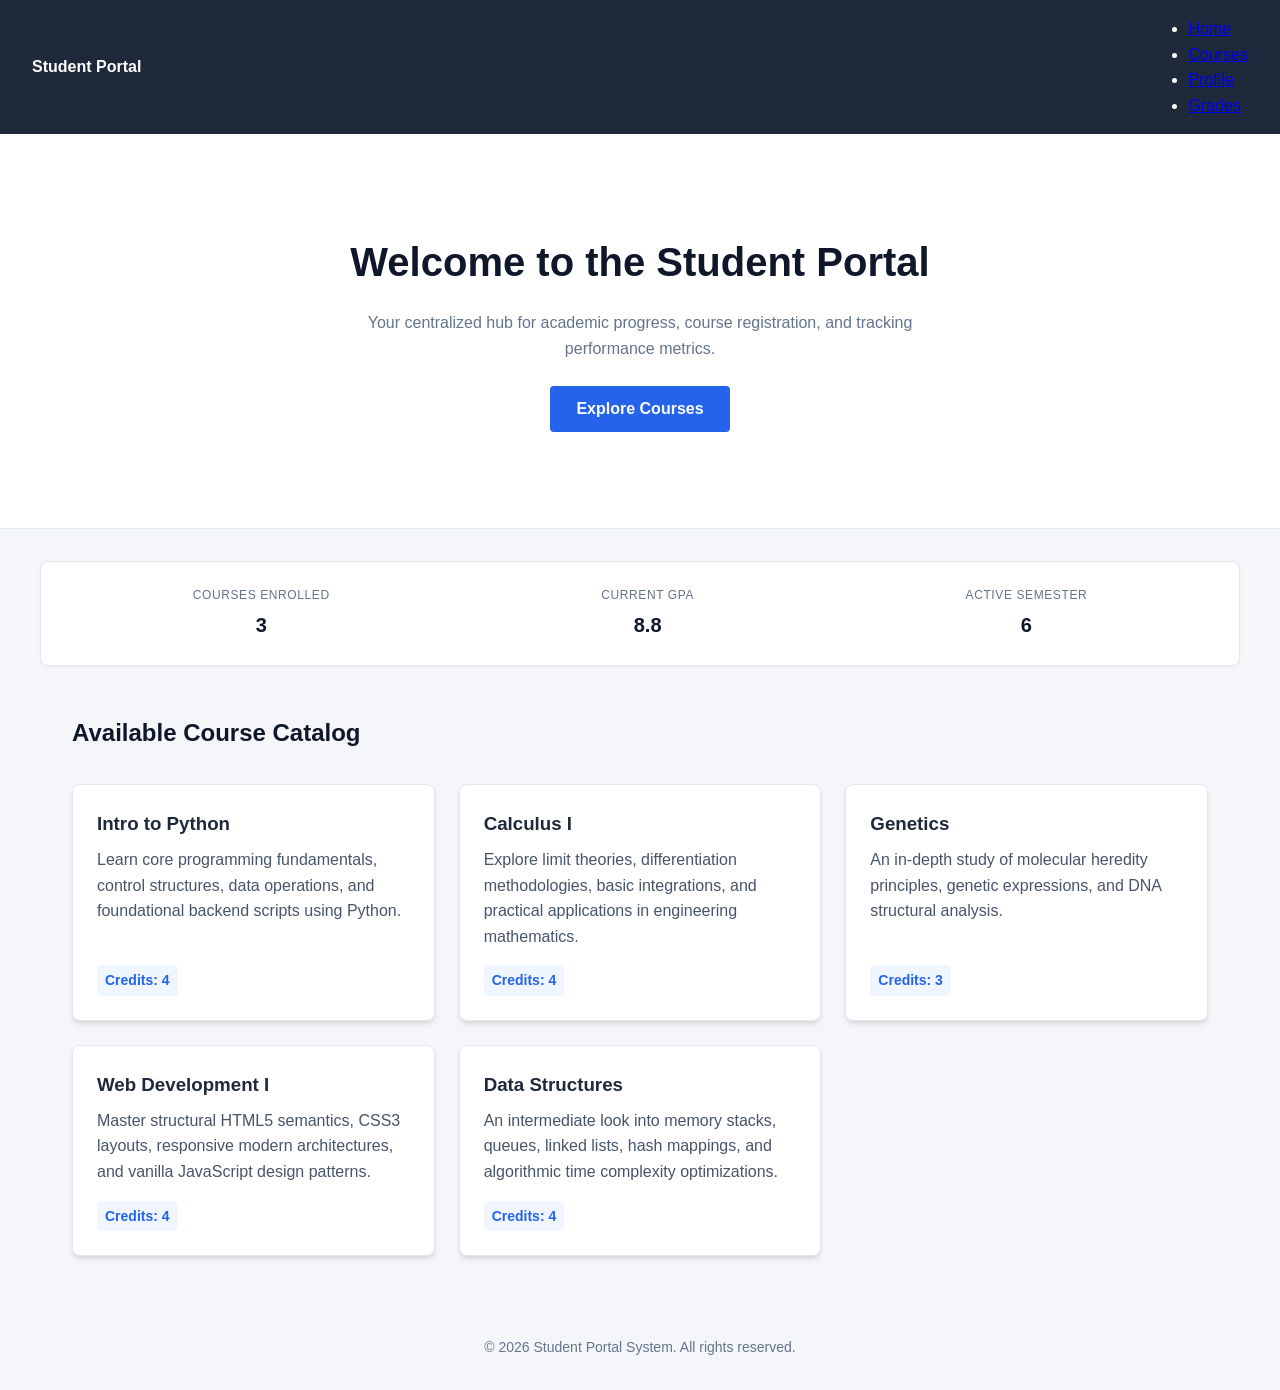
<file: index.html>
<!DOCTYPE html>
<html lang="en">
<head>
    <meta charset="UTF-8">
    <meta name="viewport" content="width=device-width, initial-scale=1.0">
    <title>Student Portal - Dashboard Layout</title>
    <link rel="stylesheet" href="styles.css">
</head>
<body>

    <header>
        <strong>Student Portal</strong>
        <nav>
            <ul>
                <li><a href="#">Home</a></li>
                <li><a href="#courses">Courses</a></li>
                <li><a href="#">Profile</a></li>
                <li><a href="#">Grades</a></li>
            </ul>
        </nav>
    </header>

    <main>
        
        <section id="hero">
            <h1>Welcome to the Student Portal</h1>
            <p>Your centralized hub for academic progress, course registration, and tracking performance metrics.</p>
            <button type="button">Explore Courses</button>
        </section>

        <div class="stats-bar">
            <div class="stat-item">
                <span class="stat-label">Courses Enrolled</span>
                <span class="stat-value">3</span>
            </div>
            <div class="stat-item">
                <span class="stat-label">Current GPA</span>
                <span class="stat-value">8.8</span>
            </div>
            <div class="stat-item">
                <span class="stat-label">Active Semester</span>
                <span class="stat-value">6</span>
            </div>
        </div>

        <section id="courses">
            <h2>Available Course Catalog</h2>

            <div class="course-grid">

                <article class="course-card">
                    <h3>Intro to Python</h3>
                    <p>Learn core programming fundamentals, control structures, data operations, and foundational backend scripts using Python.</p>
                    <span>Credits: 4</span>
                </article>

                <article class="course-card">
                    <h3>Calculus I</h3>
                    <p>Explore limit theories, differentiation methodologies, basic integrations, and practical applications in engineering mathematics.</p>
                    <span>Credits: 4</span>
                </article>

                <article class="course-card">
                    <h3>Genetics</h3>
                    <p>An in-depth study of molecular heredity principles, genetic expressions, and DNA structural analysis.</p>
                    <span>Credits: 3</span>
                </article>

                <article class="course-card">
                    <h3>Web Development I</h3>
                    <p>Master structural HTML5 semantics, CSS3 layouts, responsive modern architectures, and vanilla JavaScript design patterns.</p>
                    <span>Credits: 4</span>
                </article>

                <article class="course-card">
                    <h3>Data Structures</h3>
                    <p>An intermediate look into memory stacks, queues, linked lists, hash mappings, and algorithmic time complexity optimizations.</p>
                    <span>Credits: 4</span>
                </article>
            </div>
            
        </section>

    </main>

    <footer>
        <p>&copy; 2026 Student Portal System. All rights reserved.</p>
    </footer>

</body>
</html>
</file>
<file: styles.css>
/* STEP 8: Universal CSS Reset */
   * {
    margin: 0;
    padding: 0;
    box-sizing: border-box;
}

/* STEP 9: Body base typography and background properties */
body {
    font-family: Arial, Helvetica, sans-serif;
    background-color: #f4f6f9;
    color: #333333;
    line-height: 1.6;
}

/* STEP 10 & 15: Header container styling (MOBILE FIRST DEFAULT) */
header {
    background-color: #1e293b;
    color: #ffffff;
    padding: 1rem; /* Reduced for smaller viewports */
    display: flex;
    justify-content: space-between;
    align-items: center;
}

/* STEP 27: Fluid Typography using clamp() */
.site-title {
    font-size: clamp(1.5rem, 3vw, 2.5rem);
}

/* Mobile Hamburger Menu Placeholder Style */
.menu-toggle {
    display: block; /* Visible on mobile */
    background: none;
    border: 1px solid #cbd5e1;
    color: #ffffff;
    padding: 0.25rem 0.5rem;
    border-radius: 4px;
    cursor: pointer;
}

/* STEP 11 & 16: Navigation links (Hidden on mobile by default) */
.nav-menu {
    display: none;
}

/* STEP 12 & 17: Hero section configurations (MOBILE FIRST DEFAULT) */
#hero {
    padding: 2rem 1rem; /* Snug padding for mobile screens */
    background-color: #ffffff;
    border-bottom: 1px solid #e2e8f0;
    display: flex;
    flex-direction: column;
    align-items: center;
    text-align: center;
    
    /* STEP 27: Viewport units implementation */
    min-height: 40vh; 
    justify-content: center;
}

#hero h1 {
    font-size: 2rem; /* Scaled down for mobile */
    color: #0f172a;
    margin-bottom: 1rem;
}

#hero p {
    font-size: 1rem;
    color: #64748b;
    max-width: 600px;
    margin-bottom: 1.5rem;
}

#hero button {
    padding: 0.75rem 1.5rem;
    font-size: 1rem;
    font-weight: bold;
    color: #ffffff;
    background-color: #2563eb;
    border: 2px solid #2563eb;
    border-radius: 4px;
    cursor: pointer;
    transition: background-color 0.2s ease, border-color 0.2s ease;
}

/* Button Hover Pseudo-class state */
#hero button:hover {
    background-color: #1d4ed8;
    border-color: #1d4ed8;
}

/* STEP 18: Student Stats Bar (MOBILE FIRST DEFAULT) */
.stats-bar {
    margin: 1.5rem 1rem 0 1rem; /* Margin bounds for mobile boundaries */
    background-color: #ffffff;
    padding: 1rem;
    border: 1px solid #e2e8f0;
    border-radius: 8px;
    box-shadow: 0 1px 3px rgba(0, 0, 0, 0.05);
    display: flex;
    
    /* Stacks elements vertically on mobile screens to save width */
    flex-direction: column; 
    gap: 1rem;
    align-items: center;
}

.stat-item {
    display: flex;
    flex-direction: column;
    align-items: center;
    text-align: center;
}

.stat-label {
    font-size: 0.75rem;
    text-transform: uppercase;
    letter-spacing: 0.05em;
    color: #64748b;
    margin-bottom: 0.25rem;
}

.stat-value {
    font-size: 1.25rem;
    font-weight: bold;
    color: #0f172a;
}

/* STEP 13, 19, 20 & 23: Course layout wrappers (MOBILE FIRST DEFAULT) */
#courses {
    padding: 2rem 1rem;
}

#courses h2 {
    margin-bottom: 1.5rem;
    color: #0f172a;
}

/* STEP 20 & 24: Default single-column layout grid layout */
.course-grid {
    display: grid;
    grid-template-columns: 1fr; 
    gap: 1.25rem;
}

/* STEP 13 & 21: Course card components */
.course-card {
    background-color: #ffffff;
    padding: 1.5rem;
    border: 1px solid #e2e8f0;
    border-radius: 8px;
    box-shadow: 0 4px 6px -1px rgba(0, 0, 0, 0.1), 0 2px 4px -1px rgba(0, 0, 0, 0.06);
    
    /* Step 21 sizing boundaries and cell grid stretching */
    min-height: 200px;
    align-self: stretch;

    display: flex;
    flex-direction: column;
    justify-content: space-between;
}

.course-card h3 {
    color: #1e293b;
    margin-bottom: 0.5rem;
}

.course-card p {
    color: #475569;
    margin-bottom: 1rem;
    flex-grow: 1; 
}

.course-card span {
    display: inline-block;
    font-size: 0.875rem;
    font-weight: bold;
    color: #2563eb;
    background-color: #eff6ff;
    padding: 0.25rem 0.5rem;
    border-radius: 4px;
    align-self: flex-start;
}

/* FOOTER SECTION */
footer {
    text-align: center;
    padding: 2rem;
    color: #64748b;
    font-size: 0.875rem;
}

/* STEP 25: TABLET MEDIA QUERY (Pasted cleanly below footer) */
@media (min-width: 768px) {
    header {
        padding: 1rem 2rem;
    }

    /* Hide the mobile hamburger button placeholder */
    .menu-toggle {
        display: none;
    }

    /* STEP 25: Reveal the fully functional nav link items */
    .nav-menu {
        display: block;
    }

    .nav-menu ul {
        list-style: none;
        display: flex;
        align-items: center;
        gap: 1.5rem;
    }

    .nav-menu a {
        color: #cbd5e1;
        text-decoration: none;
        font-weight: 500;
        transition: color 0.2s ease;
    }

    .nav-menu a:hover {
        color: #ffffff;
    }

    /* Un-stack statistics into a balanced horizontal row track */
    .stats-bar {
        flex-direction: row;
        justify-content: space-around;
        margin: 2rem auto 0 auto;
        max-width: 720px;
        padding: 1.5rem;
    }

    #courses {
        padding: 3rem 2rem;
        max-width: 720px;
        margin: 0 auto;
    }

    #courses h2 {
        margin-bottom: 2rem;
    }

    /* STEP 25: Scale grid columns out to a 2-column layout layout */
    .course-grid {
        grid-template-columns: repeat(2, 1fr);
        gap: 1.5rem;
    }
}

/* STEP 26: DESKTOP MEDIA QUERY (Appended at the absolute bottom)*/
@media (min-width: 1024px) {
    /* STEP 26: Increase hero padding configurations for desktop presentation */
    #hero {
        padding: 6rem 2rem;
    }

    #hero h1 {
        font-size: 2.5rem;
    }

    .stats-bar {
        max-width: 1200px;
    }

    #courses {
        max-width: 1200px;
    }

    /* STEP 26: Scale architecture out to the final 3-column structural layout */
    .course-grid {
        grid-template-columns: repeat(3, 1fr);
    }
}
</file>
